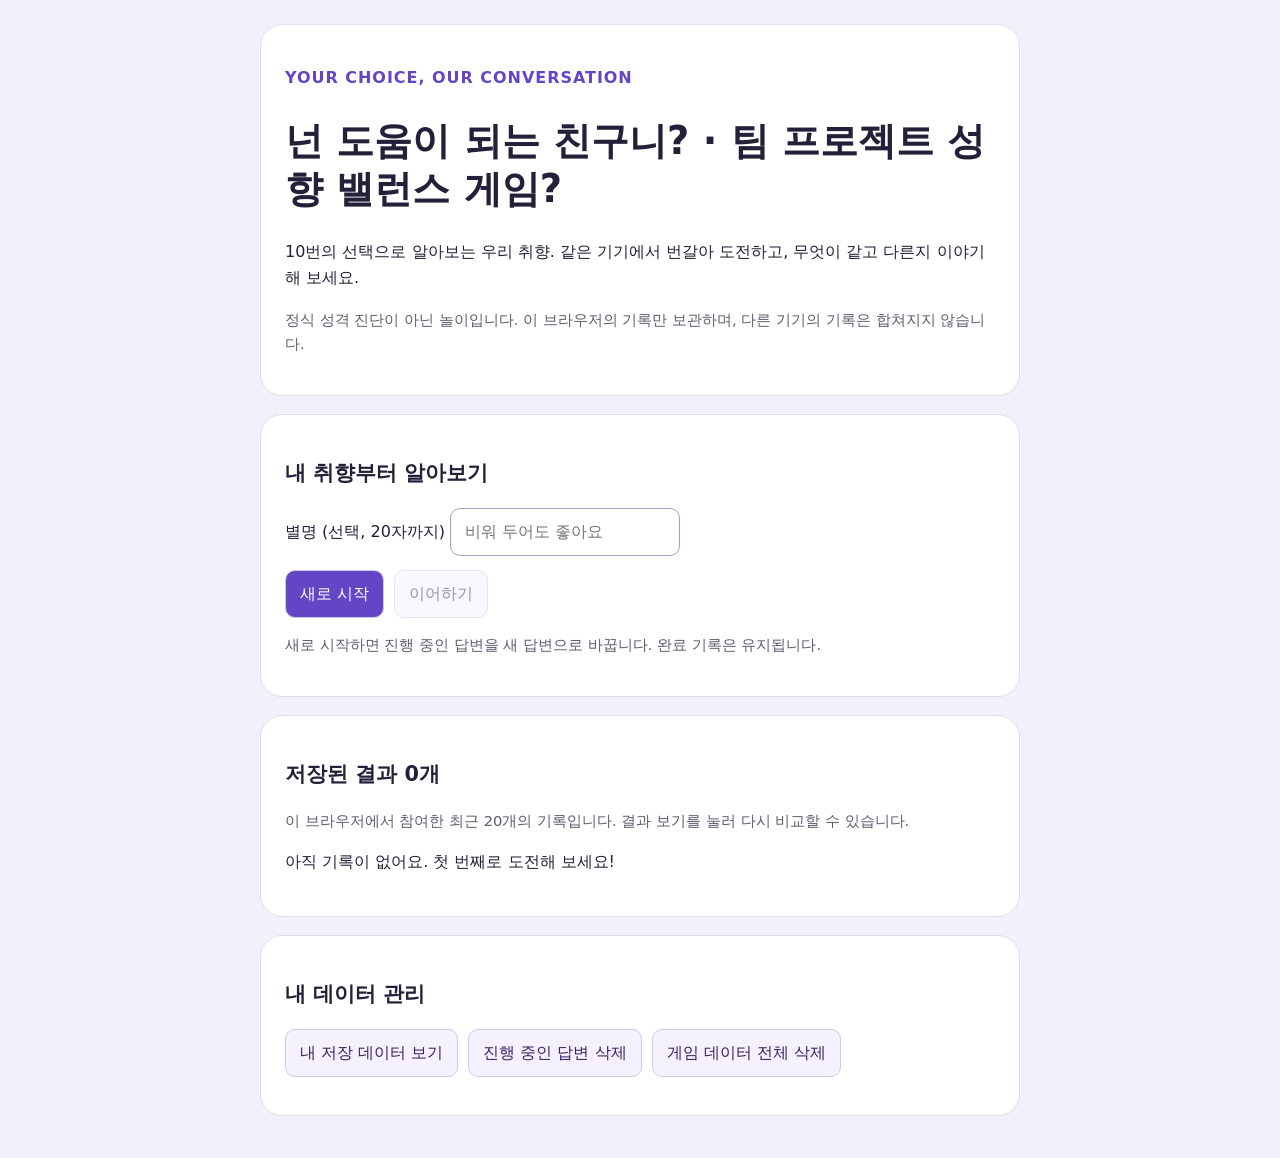
<file: week5/index.html>
<!doctype html>
<html lang="ko">
<head>
<meta charset="utf-8">
<meta name="viewport" content="width=device-width, initial-scale=1">
<title>넌 도움이 되는 친구니? · 팀 프로젝트 성향 밸런스 게임</title>
<style>
/* 바꿔 보기 1: 색상, 제목, 카드 모양 */
:root { color-scheme: light; --accent: #6246c5; }
* { box-sizing: border-box; }
body { margin: 0; padding: 24px; background: #f3f0fb; color: #252039; font-family: system-ui, sans-serif; line-height: 1.65; }
main { max-width: 760px; margin: auto; }
section, header { padding: 24px; margin-bottom: 18px; background: white; border: 1px solid #e2dcef; border-radius: 22px; }
h1 { font-size: clamp(1.6rem, 5vw, 2.4rem); line-height: 1.25; }
h2 { font-size: 1.3rem; }
.eyebrow { color: #6246c5; font-weight: 750; letter-spacing: .06em; }
button, input, select { font: inherit; border-radius: 10px; padding: 10px 14px; max-width: 100%; }
button { border: 1px solid #d1c7e7; background: #f5f1ff; color: #352462; cursor: pointer; }
button.primary { background: var(--accent); color: white; }
button:disabled { opacity: .5; cursor: default; }
button:focus-visible, input:focus-visible, select:focus-visible { outline: 3px solid #b76a00; outline-offset: 3px; }
input, select { border: 1px solid #aaa0bd; background: white; color: #252039; }
.actions { display: flex; gap: 10px; flex-wrap: wrap; margin: 14px 0; }
.choices { display: grid; grid-template-columns: 1fr 1fr; gap: 12px; margin: 18px 0; }
.choices button { min-height: 88px; }
.choices button[aria-pressed="true"] { background: #6246c5; color: white; border: 3px solid #352462; }
progress { width: 100%; accent-color: var(--accent); }
.notice { padding: 12px; border-radius: 10px; background: #fff3d6; }
.muted { color: #625b70; font-size: .92rem; }
.record { padding: 16px 0; border-bottom: 1px solid #ded8e8; overflow-wrap: anywhere; }
.record p { margin: 5px 0; }
[hidden] { display: none !important; }
@media (max-width: 480px) { body { padding: 12px; } section, header { padding: 18px; } .choices { grid-template-columns: 1fr; } }
</style>
</head>
<body>
<main>
<header>
  <p class="eyebrow">YOUR CHOICE, OUR CONVERSATION</p>
  <h1>넌 도움이 되는 친구니? · 팀 프로젝트 성향 밸런스 게임?</h1>
  <p>10번의 선택으로 알아보는 우리 취향. 같은 기기에서 번갈아 도전하고, 무엇이 같고 다른지 이야기해 보세요.</p>
  <p class="muted">정식 성격 진단이 아닌 놀이입니다. 이 브라우저의 기록만 보관하며, 다른 기기의 기록은 합쳐지지 않습니다.</p>
</header>
<p id="notice" class="notice" role="status" hidden></p>
<section id="home">
  <h2>내 취향부터 알아보기</h2>
  <label for="nickname">별명 (선택, 20자까지)</label>
  <input id="nickname" maxlength="20" placeholder="비워 두어도 좋아요">
  <div class="actions">
    <button id="start" class="primary">새로 시작</button>
    <button id="resume" disabled>이어하기</button>
  </div>
  <p class="muted">새로 시작하면 진행 중인 답변을 새 답변으로 바꿉니다. 완료 기록은 유지됩니다.</p>
</section>
<section id="quiz" hidden aria-labelledby="question">
  <p id="step" class="eyebrow"></p>
  <progress id="progress" max="6" value="0" aria-label="답한 문항 수"></progress>
  <h2 id="question" tabindex="-1"></h2>
  <div id="choices" class="choices"></div>
  <div class="actions">
    <button id="previous">이전</button>
    <button id="next" class="primary" disabled>다음</button>
  </div>
</section>
<section id="result" hidden>
  <p class="eyebrow">MY TASTE CARD</p>
  <h2 id="result-title" tabindex="-1"></h2>
  <p id="result-description"></p>
  <p id="result-owner"></p>
  <ul id="result-answers"></ul>
  <label for="friend">이 기록과 비교할 친구</label>
  <select id="friend"><option value="">친구를 선택하세요</option></select>
  <div id="comparison" aria-live="polite"></div>
  <div class="actions"><button id="next-person" class="primary">다음 친구 도전</button></div>
</section>
<section>
  <h2 id="history-count">저장된 결과 0개</h2>
  <p class="muted">이 브라우저에서 참여한 최근 20개의 기록입니다. 결과 보기를 눌러 다시 비교할 수 있습니다.</p>
  <div id="history"></div>
</section>
<section>
  <h2>내 데이터 관리</h2>
  <div class="actions">
    <button id="inspect">내 저장 데이터 보기</button>
    <button id="delete-draft">진행 중인 답변 삭제</button>
    <button id="delete-all">게임 데이터 전체 삭제</button>
  </div>
  <div id="data-view" hidden>
    <h3>진행 중인 답변 · sessionStorage</h3><div id="draft-data"></div>
    <h3>완료 기록 · localStorage</h3><div id="history-data"></div>
  </div>
</section>
</main>
<script>
// 바꿔 보기 2: 질문과 결과. 질문 ID나 선택의 의미를 바꾸면 VERSION도 바꿉니다.
const VERSION = "team-project-v2";
const QUESTIONS = [
  { id: "ice", title: "팀플 첫 모임, 어색한 공기를 깨는 나의 방식은?", choices: ["공통 분모를 찾아내며 적극적으로 먼저 스몰토크를 리드한다.", "누군가 말을 꺼낼 때까지 조용히 미소를 지으며 분위기를 관찰한다."] },
  { id: "ping", title: "팀 단톡방 알림이 울렸을 때 나의 반응은?", choices: ["알림이 뜨자마자 내용 확인하고 곧바로 칼답을 보낸다.", "할 일에 집중하다가 용건이 정리되었거나 여유가 생길 때 확인한다."] },
  { id: "role", title: "팀 과제 역할을 나눌 때 내가 선호하는 포지션은?", choices: ["전체적인 흐름을 주도하고 조율하는 리더/총대 역할", "조용히 내게 주어진 파트를 완벽하게 해내는 서포터 역할"] },
  { id: "pace", title: "마감일까지 과제를 진행하는 나의 스타일은?", choices: ["처음부터 일정을 쪼개어 미리미리 완성하고 마음 편히 있기", "마감 직전 초인적인 집중력을 발휘해 벼락치기로 끝내기"] },
  { id: "idea", title: "새로운 아이디어를 낼 때 나의 접근법은?", choices: ["현실적으로 실현 가능하고 데이터가 확실한 선례 중심", "상상력을 극대화한 참신하고 아무도 안 해본 엉뚱한 아이디어"] },
  { id: "prep", title: "조사를 시작하기 전 준비하는 방식은?", choices: ["목차부터 예상 결론까지 완벽한 뼈대를 짜고 조사를 시작한다.", "일단 관련 자료를 무작정 많이 수집해 보면서 방향을 잡는다."] },
  { id: "ghost", title: "팀원 한 명이 갑자기 잠수를 탔을 때 나의 대처 방식은?", choices: ["\"어디 아픈가?\" 걱정하며 차분하게 상황을 파악하고 대안을 찾는다.", "\"이러기야?\" 속으로 멘탈이 흔들리며 감정적으로 크게 당황한다."] },
  { id: "feedback", title: "내가 쓴 파트에 대해 팀원이 직설적으로 단점을 지적한다면?", choices: ["\"뼈 맞았지만 맞는 말\"이라며 객관적으로 수용하고 수정한다.", "\"나름 열심히 했는데...\" 순간 서운함이 먼저 올라와 감정적으로 타격을 입는다."] },
  { id: "clash", title: "조원들과 의견이 팽팽하게 갈릴 때 나의 해결책은?", choices: ["객관적인 장단점을 조목조목 따져가며 논리적으로 설득한다.", "상대방의 기분이 상하지 않게 부드럽게 타협점을 먼저 찾는다."] },
  { id: "stage", title: "대망의 발표 당일, 나의 역할과 마음가짐은?", choices: ["스포트라이트를 받으며 완벽한 멘트로 팀을 하드캐리하는 발표자", "뒤에서 자료를 넘기고 기술적인 부분을 서포트하는 은빛 구원자"] }
];
const RESULTS = {
  hardcarry: { title: "👑 하드캐리 총괄러 (주도적 계획형)", description: "내 사전에 벼락치기는 없다! 팀을 이끌고 100점을 향해 직진하는 완벽주의 리더\n\n전체적인 판을 짜고 주도하는 것을 선호하며, 마감 전 미리미리 과제를 끝내야 직성이 풀리는 스타일입니다." },
  crammer: { title: "⚡ 불꽃 벼락치기러 (즉흥적 해결형)", description: "\"마감 직전의 에너지가 곧 나의 힘! 위기 속에서 기적을 만드는 마법사\"\n\n평소엔 여유롭다가 마감 직전에 초인적인 집중력을 발휘해 결과물을 뚝딱 만들어내는 능력자입니다." },
  support: { title: "🛠️ 묵묵한 하드워커 (실속형 서포터)", description: "\"말보다는 행동으로 증명한다! 팀의 든든한 대들보 같은 실속파\"\n\n앞에 나서기보다는 조용히 자기 몫을 완벽하게 해내며, 팀이 흔들릴 때 가장 실질적인 도움을 주는 조력자입니다." },
  creative: { title: "✨ 아이디어 뱅크 크리에이터 (창의적 혁신형)", description: "\"평범함은 거부한다! 팀플에 신선한 충격을 불어넣는 엉뚱한 기획자\"\n\n남들이 생각하지 못한 참신하고 독창적인 아이디어를 마구 뿜어내며 팀의 방향성을 재미있게 만들어줍니다." },
  analyst: { title: "🧊 팩트폭격 전략가 (이성적 분석형)", description: "\"감정보다는 데이터! 냉철한 분석으로 논리적 오류를 잡아내는 브레인\"\n\n직설적인 피드백도 객관적으로 수용하며, 감정 싸움 없이 오직 효율과 논리로 프로젝트를 승리로 이끕니다." },
  mediator: { title: "💖 감성 충만 분위기메이커 (공감형 중재자)", description: "\"팀원들의 멘탈을 지켜주는 수호천사! 둥글게 둥글게 평화를 사랑하는 조율사\"\n\n팀원들의 감정을 먼저 헤아리고 배려하며, 의견 충돌이 생겼을 때 부드럽게 타협점을 찾아내는 따뜻한 소통러입니다." }
};
// 바꿔 보기 3: 키 이름을 바꾸면 읽기·쓰기·삭제가 모두 같은 이름을 쓰게 합니다.
const DRAFT_KEY = "week5.balance.draft";
const HISTORY_KEY = "week5.balance.history";
const MAX_HISTORY = 20;
const $ = function (selector) { return document.querySelector(selector); };

// 저장을 못 하는 미리보기에서도 게임은 동작합니다. 영구 저장 성공으로 표시하지 않습니다.
const memory = { sessionStorage: {}, localStorage: {} };
const unsaved = { sessionStorage: new Set(), localStorage: new Set() };
function inform(message) {
  $("#notice").hidden = false;
  $("#notice").textContent = message;
}
function readJSON(area, key, fallback) {
  let raw;
  try {
    raw = window[area].getItem(key);
    // 읽기는 되지만 쓰기가 실패한 경우도 현재 실행의 변경 내용은 유지합니다.
    if (unsaved[area].has(key)) raw = memory[area][key] ?? null;
  } catch (error) {
    inform("저장소를 사용할 수 없어 이번 실행 중에만 기억합니다. 실제 저장·복원은 새 창 또는 배포 페이지에서 확인하세요.");
    raw = memory[area][key] ?? null;
  }
  if (raw === null) return fallback;
  try {
    return JSON.parse(raw);
  } catch (error) {
    inform("저장 데이터의 JSON 형식이 잘못되어 기본값으로 시작합니다.");
    return fallback;
  }
}
function writeJSON(area, key, value) {
  const raw = JSON.stringify(value);
  memory[area][key] = raw;
  try {
    window[area].setItem(key, raw);
    unsaved[area].delete(key);
  } catch (error) {
    unsaved[area].add(key);
    inform("저장하지 못했습니다. 지금 게임은 계속할 수 있지만 새로고침하면 변경 내용이 사라질 수 있습니다.");
  }
}
function removeKey(area, key) {
  delete memory[area][key];
  try {
    window[area].removeItem(key);
    unsaved[area].delete(key);
  } catch (error) {
    unsaved[area].add(key);
    inform("저장소에 접근할 수 없어 실제 삭제를 확인하지 못했습니다. 이번 실행의 화면은 초기화했습니다.");
  }
}
function resultType(answers) {
  const profiles = {
    hardcarry: { ice: 0, ping: 0, role: 0, pace: 0, prep: 0, stage: 0 },
    crammer: { ping: 1, pace: 1, prep: 1, ghost: 1, idea: 1 },
    support: { ice: 1, role: 1, feedback: 1, stage: 1 },
    creative: { idea: 1, prep: 1, ping: 1, stage: 1 },
    analyst: { idea: 0, prep: 0, feedback: 0, clash: 0, pace: 0 },
    mediator: { ice: 1, ghost: 0, feedback: 1, clash: 1, ping: 1 }
  };
  let bestType = "hardcarry";
  let bestScore = -1;
  for (const type of Object.keys(profiles)) {
    let score = 0;
    for (const id of Object.keys(profiles[type])) {
      if (answers[id] === profiles[type][id]) score++;
    }
    if (score > bestScore) {
      bestType = type;
      bestScore = score;
    }
  }
  return bestType;
}
function validAnswers(answers, complete) {
  if (!answers || typeof answers !== "object" || Array.isArray(answers)) return false;
  for (const id of Object.keys(answers)) {
    if (!QUESTIONS.some(function (q) { return q.id === id; })) return false;
    if (answers[id] !== 0 && answers[id] !== 1) return false;
  }
  return !complete || QUESTIONS.every(function (q) { return Object.hasOwn(answers, q.id); });
}
function validBase(value) {
  return value && typeof value === "object" && value.version === VERSION &&
    typeof value.id === "string" && value.id.length > 0 &&
    typeof value.nickname === "string" && value.nickname.length <= 20;
}
function loadDraft() {
  const value = readJSON("sessionStorage", DRAFT_KEY, null);
  if (value === null) return null;
  if (validBase(value) && validAnswers(value.answers, false) &&
      Number.isInteger(value.current) && value.current >= 0 && value.current < QUESTIONS.length) return value;
  inform("임시 답변의 형식 또는 질문 버전이 달라 새로 시작합니다.");
  removeKey("sessionStorage", DRAFT_KEY);
  return null;
}
function loadHistory() {
  const value = readJSON("localStorage", HISTORY_KEY, []);
  if (!Array.isArray(value)) {
    inform("완료 기록은 배열이어야 합니다. 빈 목록으로 복구합니다.");
    return [];
  }
  const valid = value.filter(function (record) {
    return validBase(record) && validAnswers(record.answers, true) &&
      typeof record.completedAt === "string" && Number.isFinite(Date.parse(record.completedAt)) &&
      Object.hasOwn(RESULTS, record.type);
  });
  if (valid.length !== value.length) inform("형식이 잘못되었거나 다른 질문 버전인 기록은 표시·비교에서 제외했습니다.");
  return valid.slice(-MAX_HISTORY);
}
let history = loadHistory();
let draft = loadDraft();
let selectedId = null;
// 완료 기록이 있으면 같은 참여의 임시 답변은 재제출하지 않습니다.
if (draft && history.some(function (record) { return record.id === draft.id; })) {
  draft = null;
  removeKey("sessionStorage", DRAFT_KEY);
}
function saveDraft() { writeJSON("sessionStorage", DRAFT_KEY, draft); }
function makeText(tag, text) {
  const element = document.createElement(tag);
  element.textContent = text;
  return element;
}
function action(label, callback) {
  const button = makeText("button", label);
  button.type = "button";
  button.addEventListener("click", callback);
  return button;
}
function answerSummary(record) {
  const list = document.createElement("ul");
  for (const question of QUESTIONS) {
    const choice = record.answers[question.id];
    const label = choice === undefined ? "아직 선택하지 않음" : question.choices[choice];
    list.append(makeText("li", question.title + " → " + label));
  }
  return list;
}
function goHome() {
  $("#home").hidden = false;
  $("#quiz").hidden = true;
  $("#result").hidden = true;
  selectedId = null;
  $("#comparison").replaceChildren();
  $("#friend").replaceChildren(makeText("option", "친구를 선택하세요"));
  $("#nickname").value = "";
  renderHistory();
}
function renderQuestion() {
  $("#home").hidden = true;
  $("#result").hidden = true;
  $("#quiz").hidden = false;
  const question = QUESTIONS[draft.current];
  $("#step").textContent = (draft.current + 1) + " / " + QUESTIONS.length;
  $("#progress").max = QUESTIONS.length;
  $("#progress").value = Object.keys(draft.answers).length;
  $("#question").textContent = question.title;
  $("#choices").replaceChildren();
  question.choices.forEach(function (label, index) {
    const button = action(label, function () {
      draft.answers[question.id] = index;
      saveDraft();
      renderQuestion();
      $("#choices").children[index].focus();
      renderData();
    });
    button.setAttribute("aria-pressed", String(draft.answers[question.id] === index));
    $("#choices").append(button);
  });
  $("#previous").disabled = draft.current === 0;
  $("#next").disabled = draft.answers[question.id] === undefined;
  $("#next").textContent = draft.current === QUESTIONS.length - 1 ? "결과 완성" : "다음";
}
function finish() {
  if (!draft || !validAnswers(draft.answers, true)) return;
  // 다시 읽어서 다른 탭이 저장한 최근 기록도 반영합니다.
  history = loadHistory();
  const record = { id: draft.id, version: VERSION, nickname: draft.nickname,
    answers: { ...draft.answers }, type: resultType(draft.answers), completedAt: new Date().toISOString() };
  if (!history.some(function (item) { return item.id === record.id; })) {
    history.push(record);
    history = history.slice(-MAX_HISTORY);
    writeJSON("localStorage", HISTORY_KEY, history);
  }
  draft = null;
  removeKey("sessionStorage", DRAFT_KEY);
  renderHistory();
  showResult(record.id);
}
function showResult(id) {
  const record = history.find(function (item) { return item.id === id; });
  if (!record) { goHome(); return; }
  selectedId = id;
  $("#home").hidden = true;
  $("#quiz").hidden = true;
  $("#result").hidden = false;
  $("#result-title").textContent = RESULTS[record.type].title;
  $("#result-description").textContent = RESULTS[record.type].description;
  $("#result-owner").textContent = record.nickname + "의 선택 · " + new Date(record.completedAt).toLocaleString("ko-KR");
  $("#result-answers").replaceChildren(...answerSummary(record).children);
  $("#friend").replaceChildren();
  const empty = makeText("option", "친구를 선택하세요");
  empty.value = "";
  $("#friend").append(empty);
  for (const friend of history) {
    if (friend.id === id) continue;
    const option = makeText("option", friend.nickname + " · " + new Date(friend.completedAt).toLocaleTimeString("ko-KR"));
    option.value = friend.id;
    $("#friend").append(option);
  }
  $("#comparison").replaceChildren();
  $("#result-title").focus();
}
function renderData() {
  if ($("#data-view").hidden) return;
  const draftBox = $("#draft-data");
  draftBox.replaceChildren();
  if (!draft) draftBox.append(makeText("p", "진행 중인 답변이 없습니다."));
  else {
    draftBox.append(makeText("p", draft.nickname + " · 현재 " + (draft.current + 1) + "번 문항"), answerSummary(draft));
  }
  const box = $("#history-data");
  box.replaceChildren();
  if (history.length === 0) box.append(makeText("p", "완료 기록이 없습니다."));
  for (const record of history) {
    const card = makeText("div", "");
    card.className = "record";
    card.append(makeText("p", record.nickname + " · " + RESULTS[record.type].title + " · " +
      new Date(record.completedAt).toLocaleString("ko-KR")), answerSummary(record));
    card.append(action("이 기록 삭제", function () { deleteRecord(record.id); }));
    box.append(card);
  }
}
function renderHistory() {
  $("#history-count").textContent = "저장된 결과 " + history.length + "개";
  $("#resume").disabled = draft === null;
  const box = $("#history");
  box.replaceChildren();
  if (history.length === 0) box.append(makeText("p", "아직 기록이 없어요. 첫 번째로 도전해 보세요!"));
  for (const record of [...history].reverse()) {
    const card = makeText("div", "");
    card.className = "record";
    card.append(makeText("p", record.nickname + " · " + RESULTS[record.type].title));
    const buttons = makeText("div", "");
    buttons.className = "actions";
    buttons.append(action("결과 보기", function () { showResult(record.id); }),
      action("이 기록 삭제", function () { deleteRecord(record.id); }));
    card.append(buttons);
    box.append(card);
  }
  renderData();
}
function deleteRecord(id) {
  history = loadHistory().filter(function (record) { return record.id !== id; });
  writeJSON("localStorage", HISTORY_KEY, history);
  if (selectedId === id) goHome();
  else if (selectedId) showResult(selectedId);
  renderHistory();
}
$("#start").addEventListener("click", function () {
  const nickname = $("#nickname").value.trim().slice(0, 20) || "참가자 " + (history.length + 1);
  draft = { id: crypto.randomUUID(), version: VERSION, nickname: nickname, current: 0, answers: {} };
  saveDraft();
  renderHistory();
  renderQuestion();
  $("#question").focus();
});
$("#resume").addEventListener("click", function () { if (draft) renderQuestion(); });
$("#previous").addEventListener("click", function () {
  if (!draft || draft.current === 0) return;
  draft.current -= 1; saveDraft(); renderQuestion(); renderData(); $("#question").focus();
});
$("#next").addEventListener("click", function () {
  if (!draft || draft.answers[QUESTIONS[draft.current].id] === undefined) return;
  if (draft.current === QUESTIONS.length - 1) { finish(); return; }
  draft.current += 1; saveDraft(); renderQuestion(); renderData(); $("#question").focus();
});
$("#friend").addEventListener("change", function () {
  const me = history.find(function (record) { return record.id === selectedId; });
  const friend = history.find(function (record) { return record.id === $("#friend").value; });
  const box = $("#comparison");
  box.replaceChildren();
  if (!me || !friend) return;
  let same = 0;
  const list = document.createElement("ul");
  for (const question of QUESTIONS) {
    const matches = me.answers[question.id] === friend.answers[question.id];
    if (matches) same += 1;
    list.append(makeText("li", (matches ? "같아요 · " : "달라요 · ") + question.title + " : " +
      question.choices[me.answers[question.id]] + " / " + question.choices[friend.answers[question.id]]));
  }
  box.append(makeText("p", QUESTIONS.length + "개 중 " + same + "개 일치"), list);
});
function deleteDraft() {
  draft = null;
  removeKey("sessionStorage", DRAFT_KEY);
  goHome();
}
$("#next-person").addEventListener("click", deleteDraft);
$("#delete-draft").addEventListener("click", deleteDraft);
$("#delete-all").addEventListener("click", function () {
  draft = null; history = [];
  removeKey("sessionStorage", DRAFT_KEY);
  removeKey("localStorage", HISTORY_KEY);
  goHome();
});
$("#inspect").addEventListener("click", function () {
  history = loadHistory(); draft = loadDraft();
  $("#data-view").hidden = false;
  if (selectedId) showResult(selectedId);
  else if (!$("#quiz").hidden) {
    if (draft) renderQuestion(); else goHome();
  }
  renderHistory();
});
renderHistory();
</script>
</body>
</html>
</file>
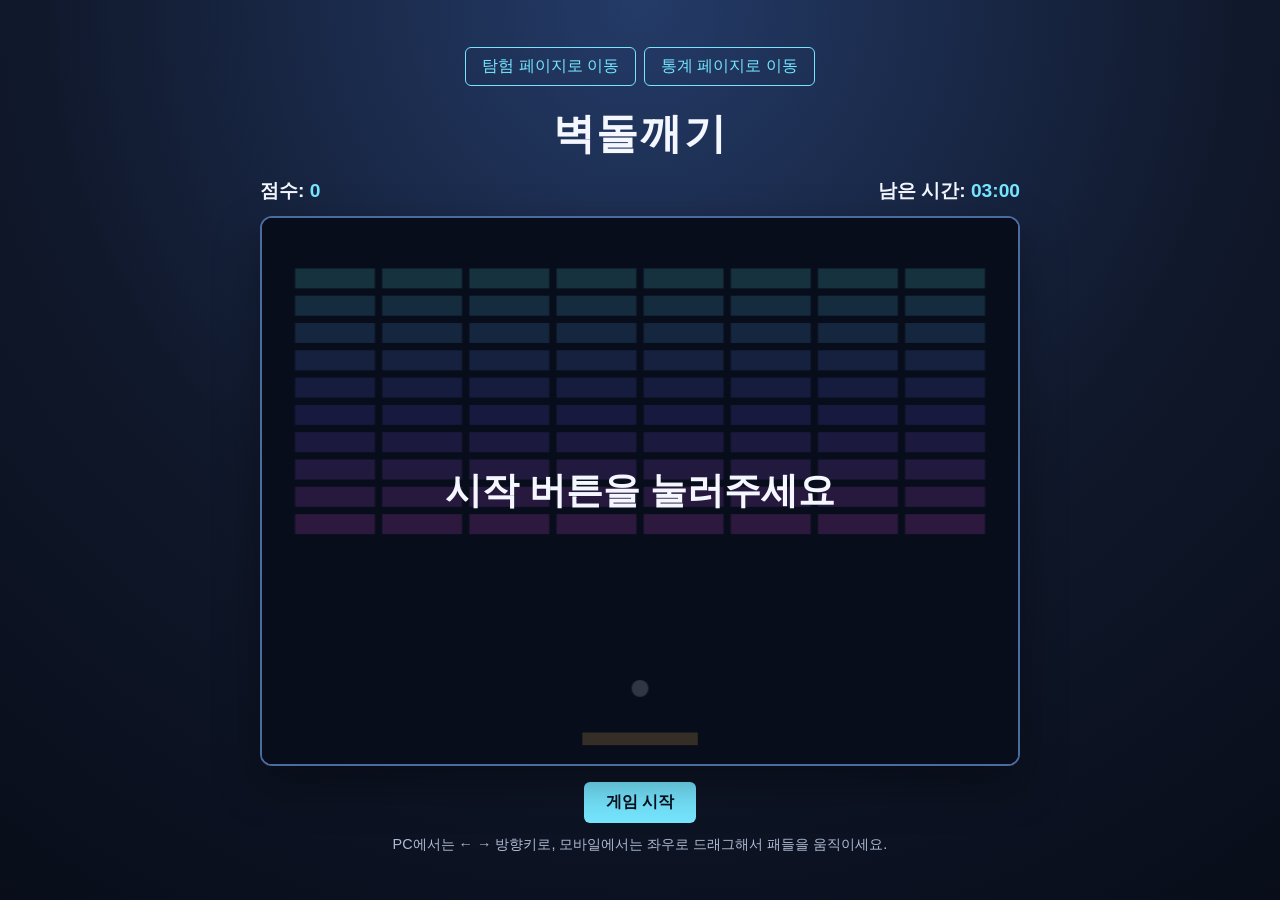
<file: week4/game.html>
<!DOCTYPE html>
<html lang="ko">
<head>
	<meta charset="UTF-8">
	<meta name="viewport" content="width=device-width, initial-scale=1.0">
	<title>벽돌깨기</title>
	<style>
		:root {
			color-scheme: dark;
			font-family: "Segoe UI", "Malgun Gothic", sans-serif;
			background: #10182b;
			color: #f4f7ff;
		}

		* { box-sizing: border-box; }

		body {
			display: grid;
			min-height: 100vh;
			margin: 0;
			place-items: center;
			padding: 24px;
			background: radial-gradient(circle at 50% 0%, #243b68 0%, #10182b 55%, #080d19 100%);
		}

		.game-shell {
			width: min(92vw, 760px);
			text-align: center;
		}

		.page-navigation {
			display: flex;
			justify-content: center;
			flex-wrap: wrap;
			gap: 8px;
			margin-bottom: 20px;
		}

		.page-navigation a {
			padding: 8px 16px;
			border: 1px solid #76e6ff;
			border-radius: 6px;
			color: #76e6ff;
			text-decoration: none;
		}

		.page-navigation a:hover {
			background: rgba(118, 230, 255, 0.15);
		}

		h1 {
			margin: 0 0 16px;
			font-size: clamp(1.7rem, 4vw, 2.6rem);
			letter-spacing: 0.04em;
		}

		.hud {
			display: flex;
			justify-content: space-between;
			gap: 16px;
			margin-bottom: 12px;
			font-size: clamp(1rem, 2.5vw, 1.2rem);
			font-weight: 700;
		}

		.hud span { color: #76e6ff; }

		.canvas-wrap {
			position: relative;
			overflow: hidden;
			border: 2px solid #4b6c9f;
			border-radius: 12px;
			box-shadow: 0 18px 45px rgba(0, 0, 0, 0.35);
		}

		canvas {
			display: block;
			width: 100%;
			height: auto;
			background: #0b1325;
			cursor: none;
			touch-action: none;
		}

		.message {
			position: absolute;
			inset: 0;
			display: grid;
			place-items: center;
			padding: 20px;
			background: rgba(8, 13, 25, 0.82);
			font-size: clamp(1.4rem, 4vw, 2.3rem);
			font-weight: 800;
			line-height: 1.5;
		}

		.message[hidden] { display: none; }

		.restart {
			margin-top: 16px;
			padding: 10px 22px;
			border: 0;
			border-radius: 6px;
			background: #76e6ff;
			color: #07111e;
			font: inherit;
			font-weight: 800;
			cursor: pointer;
		}

		.restart:hover { background: #a9f0ff; }
		.restart[hidden] {
			display: inline-block;
			visibility: hidden;
		}

		.hint { margin: 12px 0 0; color: #aebbd3; font-size: 0.9rem; }
	</style>
</head>
<body>
	<main class="game-shell">
		<nav class="page-navigation" aria-label="페이지 이동">
			<a href="index.html">탐험 페이지로 이동</a>
			<a href="statistics.html">통계 페이지로 이동</a>
		</nav>
		<h1>벽돌깨기</h1>
		<div class="hud" aria-live="polite">
			<div>점수: <span id="score">0</span></div>
			<div>남은 시간: <span id="timer">03:00</span></div>
		</div>
		<div class="canvas-wrap">
			<canvas id="gameCanvas" width="720" height="520" aria-label="벽돌깨기 게임"></canvas>
			<div id="message" class="message">시작 버튼을 눌러주세요</div>
		</div>
		<button id="restartButton" class="restart" type="button">게임 시작</button>
		<p class="hint">PC에서는 ← → 방향키로, 모바일에서는 좌우로 드래그해서 패들을 움직이세요.</p>
	</main>
	<script src="game.js?v=9"></script>
</body>
</html>
</file>
